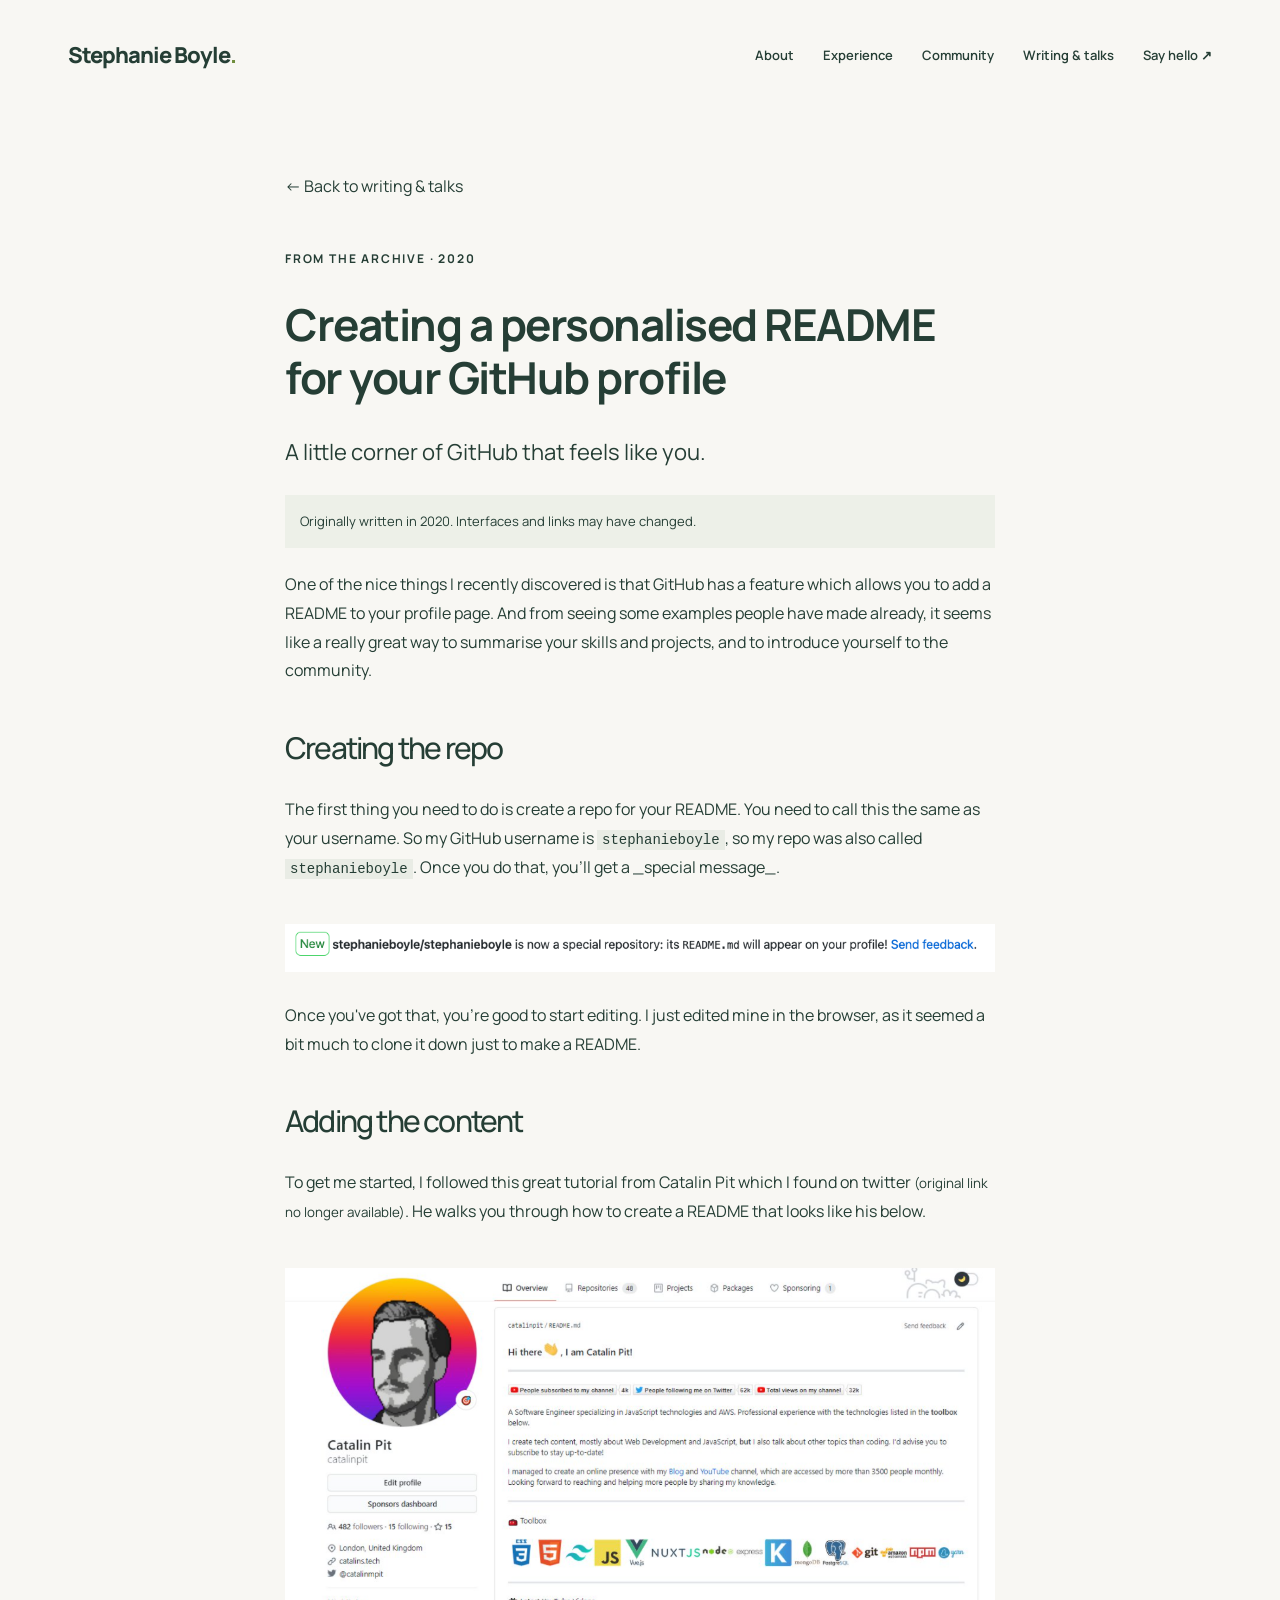
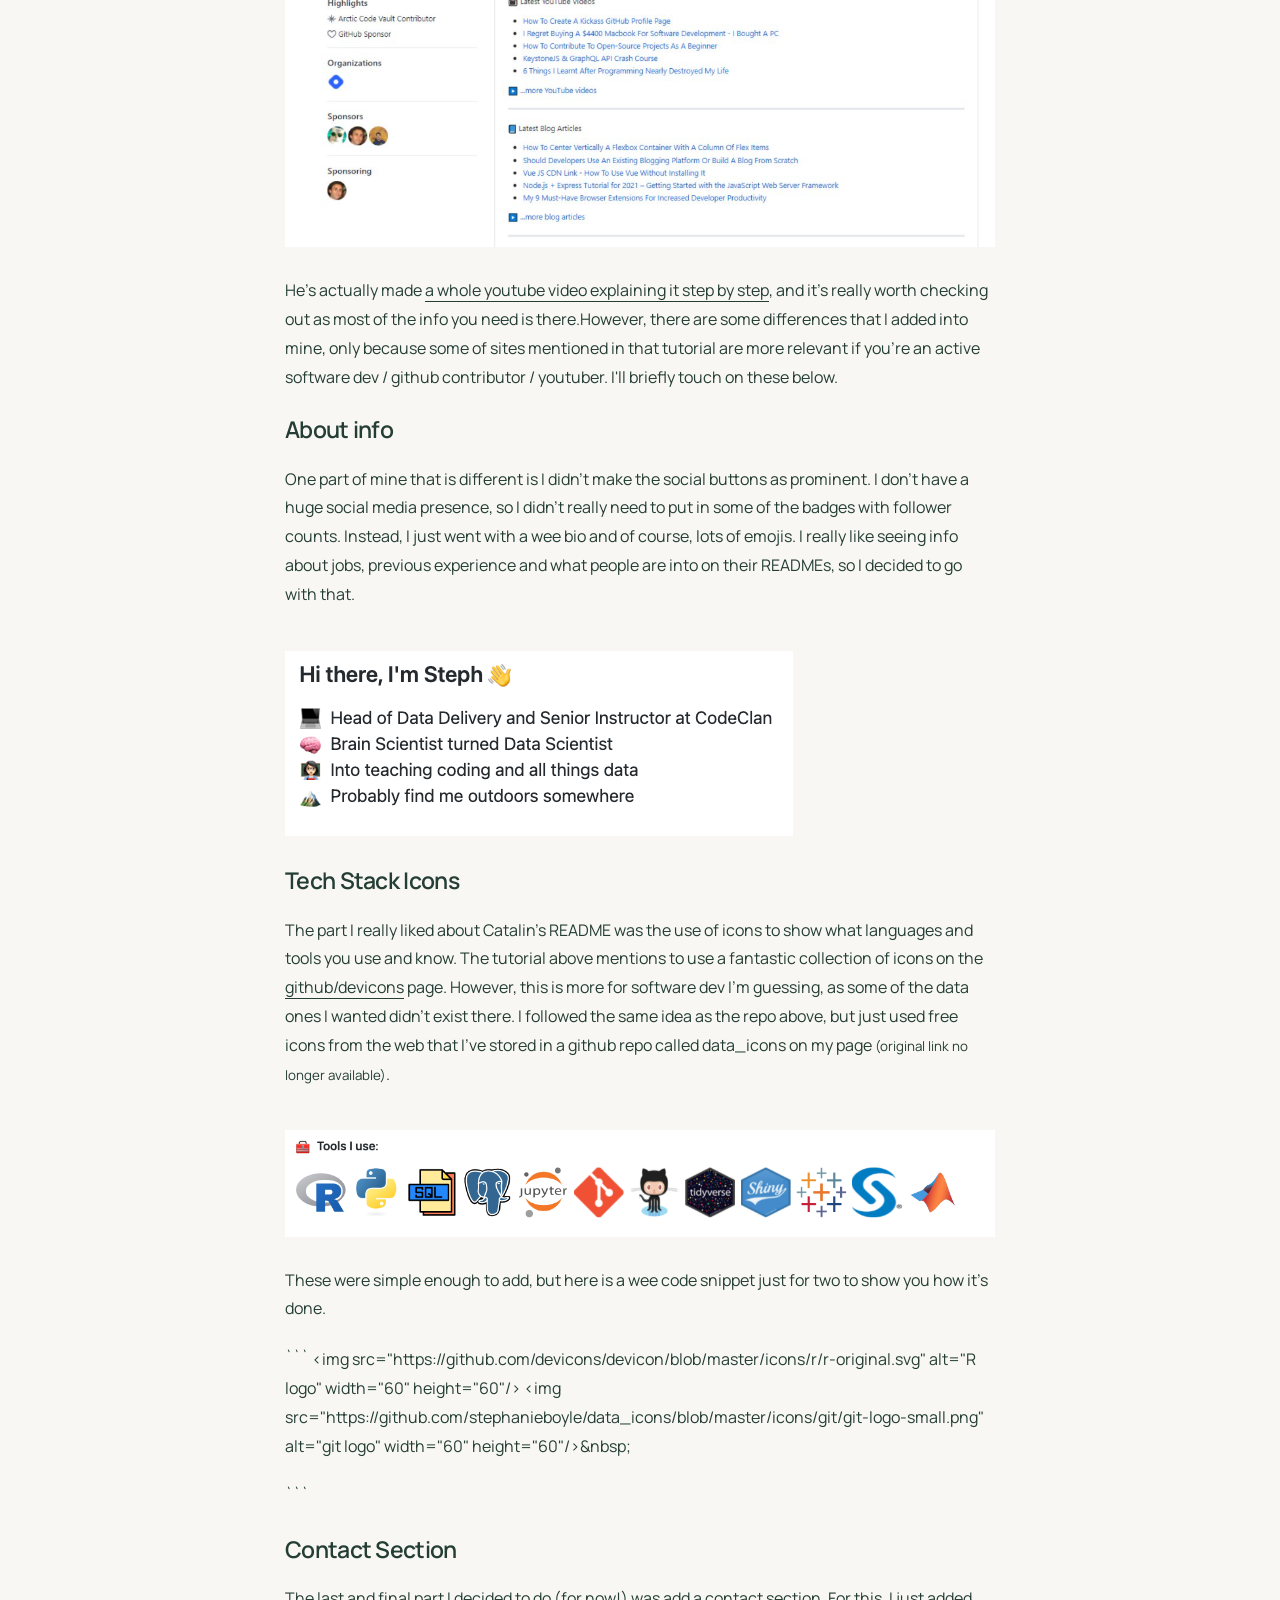
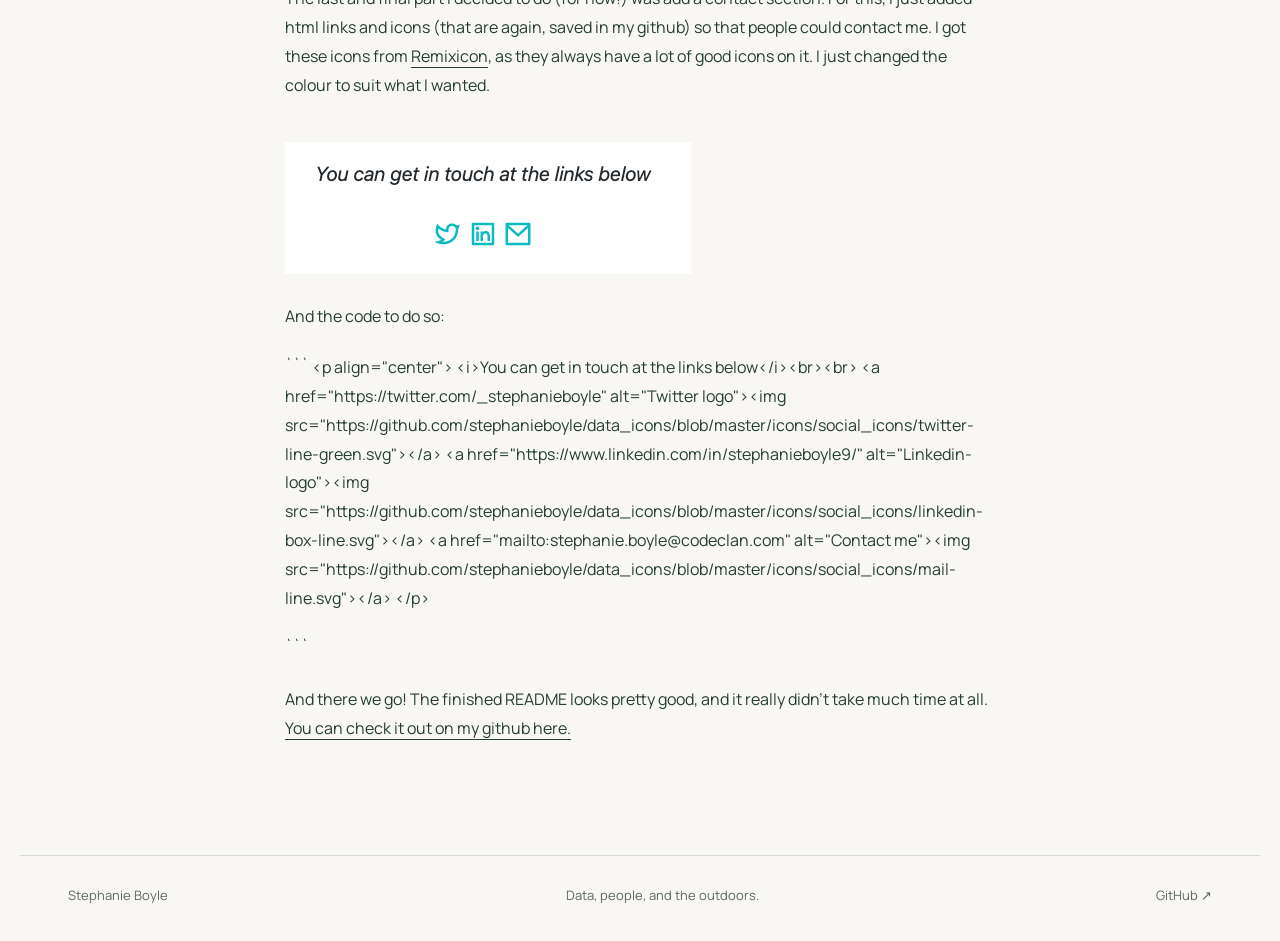
<file: github-profile.html>
<!doctype html><html lang="en"><head><meta charset="utf-8"><meta name="viewport" content="width=device-width,initial-scale=1"><meta name="description" content="Stephanie Boyle — analytics leadership, teaching and a life outdoors."><title>Analytics Lead | Product Analytics &amp; Data Science | Building Teams &amp; Data Products | Outdoors Obsessed 🌍</title><link rel="preconnect" href="https://fonts.googleapis.com"><link rel="preconnect" href="https://fonts.gstatic.com" crossorigin><link href="https://fonts.googleapis.com/css2?family=Manrope:wght@400;500;600;700;800&display=swap" rel="stylesheet"><link rel="stylesheet" href="style.css?v=20261027-logos"></head><body><a class="skip" href="#main">Skip to content</a><header><a class="wordmark" href="index.html">Stephanie Boyle<span class="dot">.</span></a><nav aria-label="Main navigation"><a href="index.html#about">About</a><a href="index.html#experience">Experience</a><a href="index.html#community">Community</a><a href="index.html#sharing">Writing & talks</a><a href="index.html#contact">Say hello ↗</a></nav></header><main id="main" class="article"><a href="index.html#sharing">← Back to writing & talks</a><p class="eyebrow">FROM THE ARCHIVE · 2020</p><h1>Creating a personalised README for your GitHub profile</h1><p class="lead">A little corner of GitHub that feels like you.</p><p class="archive-note">Originally written in 2020. Interfaces and links may have changed.</p><p>One of the nice things I recently discovered is that GitHub has a feature which allows you to add a README to your profile page. And from seeing some examples people have made already, it seems like a really great way to summarise your skills and projects, and to introduce yourself to the community.</p><h2>Creating the repo</h2><p>The first thing you need to do is create a repo for your README. You need to call this the same as your username. So my GitHub username is <code>stephanieboyle</code>, so my repo was also called <code>stephanieboyle</code>. Once you do that, you&#x27;ll get a _special message_.</p><img class="article-image" loading="lazy" alt="GitHub profile tutorial screenshot" src="secret.png"><p>Once you&#x27;ve got that, you&#x27;re good to start editing. I just edited mine in the browser, as it seemed a bit much to clone it down just to make a README.</p><h2>Adding the content</h2><p>To get me started, I followed this great tutorial from Catalin Pit which I found on twitter <small>(original link no longer available)</small>. He walks you through how to create a README that looks like his below.</p><img class="article-image" loading="lazy" alt="GitHub profile tutorial screenshot" src="blog.png"><p>He&#x27;s actually made <a href="https://www.youtube.com/watch?v=p5hf8i-OzlQ&amp;list=PL4tJdkBbj_XXJgwJsoF9lIsbsZzP_qI9T&amp;index=31&amp;ab_channel=Catalin%27sTech">a whole youtube video explaining it step by step</a>, and it&#x27;s really worth checking out as most of the info you need is there.However, there are some differences that I added into mine, only because some of sites mentioned in that tutorial are more relevant if you&#x27;re an active software dev / github contributor / youtuber. I&#x27;ll briefly touch on these below.</p><h3>About info</h3><p>One part of mine that is different is I didn&#x27;t make the social buttons as prominent. I don&#x27;t have a huge social media presence, so I didn&#x27;t really need to put in some of the badges with follower counts. Instead, I just went with a wee bio and of course, lots of emojis. I really like seeing info about jobs, previous experience and what people are into on their READMEs, so I decided to go with that.</p><img class="article-image" loading="lazy" alt="GitHub profile tutorial screenshot" src="intro.png"><h3>Tech Stack Icons</h3><p>The part I really liked about Catalin&#x27;s README was the use of icons to show what languages and tools you use and know. The tutorial above mentions to use a fantastic collection of icons on the <a href="https://github.com/devicons/devicon">github/devicons</a> page. However, this is more for software dev I&#x27;m guessing, as some of the data ones I wanted didn&#x27;t exist there. I followed the same idea as the repo above, but just used free icons from the web that I&#x27;ve stored in a github repo called data_icons on my page <small>(original link no longer available)</small>.</p><img class="article-image" loading="lazy" alt="GitHub profile tutorial screenshot" src="tools.png"><p>These were simple enough to add, but here is a wee code snippet just for two to show you how it&#x27;s done.</p><p>```
&lt;img src=&quot;https://github.com/devicons/devicon/blob/master/icons/r/r-original.svg&quot; alt=&quot;R logo&quot; width=&quot;60&quot; height=&quot;60&quot;/&gt; 
&lt;img src=&quot;https://github.com/stephanieboyle/data_icons/blob/master/icons/git/git-logo-small.png&quot; alt=&quot;git logo&quot; width=&quot;60&quot; height=&quot;60&quot;/&gt;&amp;nbsp;</p><p>```</p><h3>Contact Section</h3><p>The last and final part I decided to do (for now!) was add a contact section. For this, I just added html links and icons (that are again, saved in my github) so that people could contact me. I got these icons from <a href="https://remixicon.com/">Remixicon</a>, as they always have a lot of good icons on it. I just changed the colour to suit what I wanted.</p><img class="article-image" loading="lazy" alt="GitHub profile tutorial screenshot" src="buttons.png"><p>And the code to do so:</p><p>```
  &lt;p align=&quot;center&quot;&gt;
    &lt;i&gt;You can get in touch at the links below&lt;/i&gt;&lt;br&gt;&lt;br&gt;
    &lt;a href=&quot;https://twitter.com/_stephanieboyle&quot; alt=&quot;Twitter logo&quot;&gt;&lt;img src=&quot;https://github.com/stephanieboyle/data_icons/blob/master/icons/social_icons/twitter-line-green.svg&quot;&gt;&lt;/a&gt;
    &lt;a href=&quot;https://www.linkedin.com/in/stephanieboyle9/&quot; alt=&quot;Linkedin-logo&quot;&gt;&lt;img src=&quot;https://github.com/stephanieboyle/data_icons/blob/master/icons/social_icons/linkedin-box-line.svg&quot;&gt;&lt;/a&gt;
    &lt;a href=&quot;mailto:stephanie.boyle@codeclan.com&quot; alt=&quot;Contact me&quot;&gt;&lt;img src=&quot;https://github.com/stephanieboyle/data_icons/blob/master/icons/social_icons/mail-line.svg&quot;&gt;&lt;/a&gt;
  &lt;/p&gt;</p><p>```</p><p>And there we go! The finished README looks pretty good, and it really didn&#x27;t take much time at all. <a href="https://github.com/stephanieboyle">You can check it out on my github here.</a></p></main><footer><span>Stephanie Boyle</span><span>Data, people, and the outdoors.</span><a href="https://github.com/stephanieboyle">GitHub ↗</a></footer></body></html>
</file>
<file: style.css>
:root{--paper:#f8f7f3;--ink:#253e35;--muted:#5d6962;--line:#d6dbd3;--accent:#e4e9e0}*{box-sizing:border-box}html{scroll-behavior:smooth;scroll-padding-top:30px}body{margin:0;background:var(--paper);color:var(--ink);font-family:Manrope,Arial,sans-serif;font-size:16px;line-height:1.8}a{color:inherit;text-decoration:none}a:hover{text-decoration:underline;text-underline-offset:5px}a:focus-visible{outline:3px solid #789b36;outline-offset:6px}header,main,footer{max-width:1240px;margin:auto}header{padding:36px 48px;display:flex;align-items:center;justify-content:space-between;gap:24px}.wordmark{font-size:22px;font-weight:800;letter-spacing:-1px}.dot{color:#6f8d3b}nav{display:flex;gap:29px;font-size:13px;font-weight:600}.hero{padding:80px 48px 110px;display:grid;grid-template-columns:1.25fr 1fr;gap:75px;align-items:center}.eyebrow,.number{font-size:11px;letter-spacing:1.8px;font-weight:700;line-height:1.5}.eyebrow{margin:0 0 25px}.hero h1{font-size:clamp(48px,5.5vw,76px);font-weight:500;letter-spacing:-4px;line-height:1.1;margin:24px 0}.intro{font-size:clamp(25px,3vw,38px);line-height:1.35;letter-spacing:-1.4px;margin:0 0 24px}.hero-copy{max-width:360px;color:var(--muted);margin-bottom:34px}.button{background:var(--ink);color:white;padding:15px 22px;display:inline-flex;align-items:center;gap:27px;font-size:13px;font-weight:600}.button:hover{background:#3c594b;text-decoration:none}.portrait{margin:0;transform:none}.portrait img{display:block;width:100%;height:auto;aspect-ratio:4/4.7;object-fit:cover;object-position:48% center}.portrait figcaption{font-size:11px;margin-top:13px;text-align:center;color:var(--muted)}.section{padding:85px 48px;border-top:1px solid var(--line)}h2{font-size:clamp(30px,3.8vw,46px);line-height:1.23;letter-spacing:-1.8px;font-weight:500;margin:0 0 28px}p{margin:0 0 22px}.about{display:grid;grid-template-columns:1fr 2fr;gap:65px}.about>div{max-width:670px}.about p:not(.eyebrow){color:var(--muted)}.text-link{font-size:13px;font-weight:700;display:inline-block;border-bottom:1px solid var(--ink);padding-bottom:3px}.section-heading{max-width:650px;margin-bottom:45px}.section-heading>p:not(.eyebrow),.earlier>p:not(.eyebrow){color:var(--muted);max-width:650px}.chapters{display:grid;grid-template-columns:repeat(3,1fr);gap:38px}.chapters article{border-top:2px solid var(--ink);padding-top:23px}.number{letter-spacing:1px;color:var(--muted);font-size:10px;margin-bottom:26px}h3{font-weight:600;font-size:23px;line-height:1.4;letter-spacing:-.7px;margin:0 0 19px}.chapters article>p:not(.number){font-size:14px;color:var(--muted)}.chapters .meta{font-size:11px!important;margin-top:25px}.sharing{background:#edf0e8}.sharing-row{padding:27px 0;border-top:1px solid #cbd2c5;display:grid;grid-template-columns:1fr 2fr auto;gap:26px;align-items:start}.sharing-row .eyebrow{font-size:9px;letter-spacing:1px;margin-top:6px}.sharing-row h3{font-size:21px;margin-bottom:9px}.sharing-row p:not(.eyebrow){font-size:14px;color:var(--muted);margin-bottom:0}.sharing-row>a{font-size:12px;white-space:nowrap;margin-top:7px;text-decoration:underline;text-underline-offset:5px}.project-links{margin-top:35px}.project-links a{display:grid;grid-template-columns:1fr 1fr 25px;gap:20px;border-top:1px solid var(--line);padding:22px 0}.project-links small{color:var(--muted)}.project-links b{font-weight:400}.contact{margin:0 48px 80px;background:var(--accent);padding:65px}.contact h2{font-size:52px}.contact>p:not(.eyebrow){max-width:480px}.contact>div{display:flex;gap:30px;align-items:center;flex-wrap:wrap}footer{display:flex;justify-content:space-between;gap:20px;padding:28px 48px 35px;border-top:1px solid var(--line);font-size:11px;color:var(--muted)}.skip{position:absolute;left:10px;top:-100px;background:white;padding:10px}.skip:focus{top:10px}.article{max-width:780px;padding:60px 35px 90px}.article h1{font-size:44px;line-height:1.2;letter-spacing:-1.5px}.article .eyebrow{margin-top:50px}.article h2{margin-top:45px;font-size:30px}.article-image{max-width:100%;height:auto;margin:20px 0}.article p a{border-bottom:1px solid}.archive-note{padding:15px;background:#edf0e8;font-size:13px}.lead{font-size:22px}code{font-size:14px;background:#e9ece5;padding:2px 5px}@media(max-width:760px){header{padding:25px;align-items:start;flex-direction:column;gap:15px}nav{gap:18px;flex-wrap:wrap;font-size:11px}.hero{padding:50px 25px 65px;gap:38px;grid-template-columns:1fr}.hero h1{letter-spacing:-2.5px}.portrait{max-width:410px;width:85%;margin:0 auto}.portrait img{aspect-ratio:1/1}.section{padding:55px 25px}.about{grid-template-columns:1fr;gap:8px}.chapters{grid-template-columns:1fr;gap:25px}.chapters article{padding-top:18px}.sharing-row{grid-template-columns:1fr;gap:8px}.sharing-row .eyebrow{margin-bottom:4px}.sharing-row>a{justify-self:start}.project-links a{grid-template-columns:1fr 25px;gap:3px}.project-links small{grid-column:1;grid-row:2}.project-links b{grid-column:2;grid-row:1}.contact{margin:0 20px 45px;padding:35px 25px}.contact h2{font-size:38px}footer{padding:25px;flex-wrap:wrap}footer span:nth-child(2){display:none}}@media(prefers-reduced-motion:reduce){html{scroll-behavior:auto}}

.community-list article{display:flex;justify-content:space-between;gap:25px;padding:24px 0;border-top:1px solid var(--line)}.community-list h3{font-size:21px;margin-bottom:5px}.community-list p{margin:0;color:var(--muted);font-size:14px}.community-list .meta{white-space:nowrap;font-size:12px;padding-top:5px}@media(max-width:760px){.community-list article{gap:12px;flex-wrap:wrap}.community-list h3{font-size:19px}nav{gap:14px}}

.timeline-entry{display:grid;grid-template-columns:170px 1fr;gap:32px;position:relative}.timeline-date{font-size:13px;font-weight:600;padding-top:4px}.timeline-content{position:relative;border-left:1px solid #bac6b5;padding:0 0 48px 38px;max-width:770px}.timeline-content:before{content:"";position:absolute;left:-6px;top:9px;width:11px;height:11px;border-radius:50%;background:var(--ink);box-shadow:0 0 0 6px var(--paper)}.timeline-company{font-size:12px;font-weight:700;letter-spacing:1px;margin:0 0 8px}.timeline-content h3{font-size:25px;margin-bottom:18px}.timeline-content>p:not(.timeline-company){font-size:15px;color:var(--muted)}.timeline-content ul{padding-left:18px;color:var(--muted);font-size:14px;margin:0 0 22px}.timeline-content li{padding-left:4px;margin-bottom:8px}.timeline-content .timeline-stack{font-size:11px!important;line-height:1.8;margin-bottom:0}.timeline-entry:last-child .timeline-content{padding-bottom:10px}.education{border-top:1px solid var(--line);margin-top:45px;padding-top:35px;display:grid;grid-template-columns:170px 1fr;gap:32px}.education>h3{font-size:18px;line-height:1.5}.education article{display:grid;grid-template-columns:100px 1fr;gap:22px;margin-bottom:20px;font-size:13px}.education article span{color:var(--muted);font-size:12px;padding-top:2px}.education article p{margin:0;color:var(--muted)}.education article strong{font-weight:600;color:var(--ink)}@media(max-width:760px){.timeline-entry{grid-template-columns:1fr;gap:12px}.timeline-date{margin-bottom:0;padding-left:30px}.timeline-content{padding-left:30px;margin-left:5px;padding-bottom:35px}.timeline-content h3{font-size:22px}.education{grid-template-columns:1fr;gap:10px}.education article{grid-template-columns:85px 1fr;gap:10px}}

header:has(>nav:only-child){justify-content:flex-end}.hero-copy{max-width:420px;font-size:18px;line-height:1.75}

/* Alternate section colours and keep the same heading treatment throughout. */
#about,#community,.earlier{background:#edf0e8}
#experience,#sharing,.contact{background:var(--paper)}
.about>h2{color:var(--ink);font-size:clamp(30px,3.8vw,46px);font-weight:500;line-height:1.23;letter-spacing:-1.8px}
.contact{margin:0;padding:85px 48px;border-top:1px solid var(--line)}
.contact h2{font-size:clamp(30px,3.8vw,46px)}
@media(max-width:760px){.contact{margin:0;padding:55px 25px}.about{gap:8px}}

.section-end-link{text-align:center;margin-top:36px}.sharing-row .eyebrow{font-size:12px;letter-spacing:.5px;line-height:1.7}.contact .button{background:var(--ink);color:white}.contact .button:hover{background:#3c594b}
/* Keep the portrait within the height of the introduction. */
@media(min-width:761px){.hero{align-items:stretch}.portrait{position:relative;height:100%;min-height:0;align-self:stretch}.portrait img{position:absolute;top:0;right:0;height:100%;width:100%;aspect-ratio:auto;object-fit:cover}.portrait figcaption{position:absolute;top:100%;left:0;right:0;margin-top:13px}}

@media(min-width:761px){.portrait img{object-fit:contain;object-position:center top}}

button.button{border:0;border-radius:0;font-family:inherit;line-height:inherit;cursor:pointer}.button[hidden]{display:none}button:focus-visible{outline:3px solid #789b36;outline-offset:6px}#email-contact:empty{display:none}

.hero-current{font-size:12px;line-height:1.8;color:var(--muted);max-width:420px;margin:-12px 0 28px}.role-details summary{cursor:pointer;font-size:13px;font-weight:600;text-decoration:underline;text-underline-offset:4px;margin-bottom:20px}.role-details[open] summary{margin-bottom:18px}.role-details ul{font-size:14px;color:var(--muted);padding-left:18px}.role-details .timeline-stack{font-size:11px;color:var(--muted)}.leadership-story{margin:45px 0;padding:32px 36px;background:#edf0e8;max-width:100%}.leadership-story h3{font-size:26px}.leadership-story>p:not(.eyebrow){max-width:740px;font-size:15px;color:var(--muted)}.leadership-story>p:last-child{margin-bottom:0}@media(max-width:760px){.leadership-story{padding:25px}.hero-current{margin-top:-10px}}

/* Readable supporting text and centred contact section. */
.hero-current{font-size:14px}.eyebrow,.number{font-size:12px}.portrait figcaption{font-size:13px}.timeline-date,.timeline-company,.timeline-content .timeline-stack,.role-details .timeline-stack{font-size:13px!important}.education article,.education article span,.community-list .meta{font-size:14px}.sharing-row .eyebrow{font-size:14px}.text-link,.button,.sharing-row>a{font-size:14px}footer{font-size:13px}.contact{text-align:center}.contact>p{margin-left:auto;margin-right:auto}.contact>div{justify-content:center}

.sharing-content{display:grid;grid-template-columns:120px 1fr;gap:22px;align-items:start}.sharing-thumb{display:block;width:120px;height:90px;object-fit:contain;background:#e6e9e1}.sharing-row{grid-template-columns:155px 1fr auto}@media(max-width:900px){.sharing-row{grid-template-columns:1fr}.sharing-content{grid-template-columns:120px 1fr}}@media(max-width:480px){.sharing-content{grid-template-columns:90px 1fr;gap:15px}.sharing-thumb{width:90px;height:75px}}

.timeline-company,.community-list .community-org{display:flex;align-items:center;gap:12px}.org-logo{width:32px;height:32px;object-fit:contain;flex:none}.timeline-company{min-height:32px}.community-list .community-org{margin-top:10px}.community-list .org-logo{width:30px;height:30px}

.education-org{display:inline-flex;align-items:center;gap:10px;margin-top:8px}.education-org .org-logo{width:28px;height:28px}.community-org a{text-decoration:underline;text-underline-offset:4px}

.about-photo{width:100%;aspect-ratio:4/5;overflow:hidden;margin-top:30px;position:relative}.about-photo img{display:block;width:140%;max-width:none;height:auto;position:absolute;left:-20%;top:-45%}.about-visual{min-width:0}.about-visual h2{margin-bottom:0}@media(max-width:760px){.about-photo{max-width:320px;aspect-ratio:1/1;margin:25px 0 30px}.about-photo img{top:-77%;width:140%;left:-20%}}

.featured-projects{display:grid;grid-template-columns:1fr 1fr;gap:28px;margin:36px 0}.featured-projects article{background:#edf0e8;padding:30px;border-top:2px solid var(--ink)}.featured-projects article>p:not(.eyebrow){font-size:15px;color:var(--muted)}.featured-projects .text-link{margin:0 18px 12px 0}.featured-projects article>p:last-child{margin-bottom:0}@media(max-width:760px){.featured-projects{grid-template-columns:1fr}.featured-projects article{padding:24px}}
</file>
